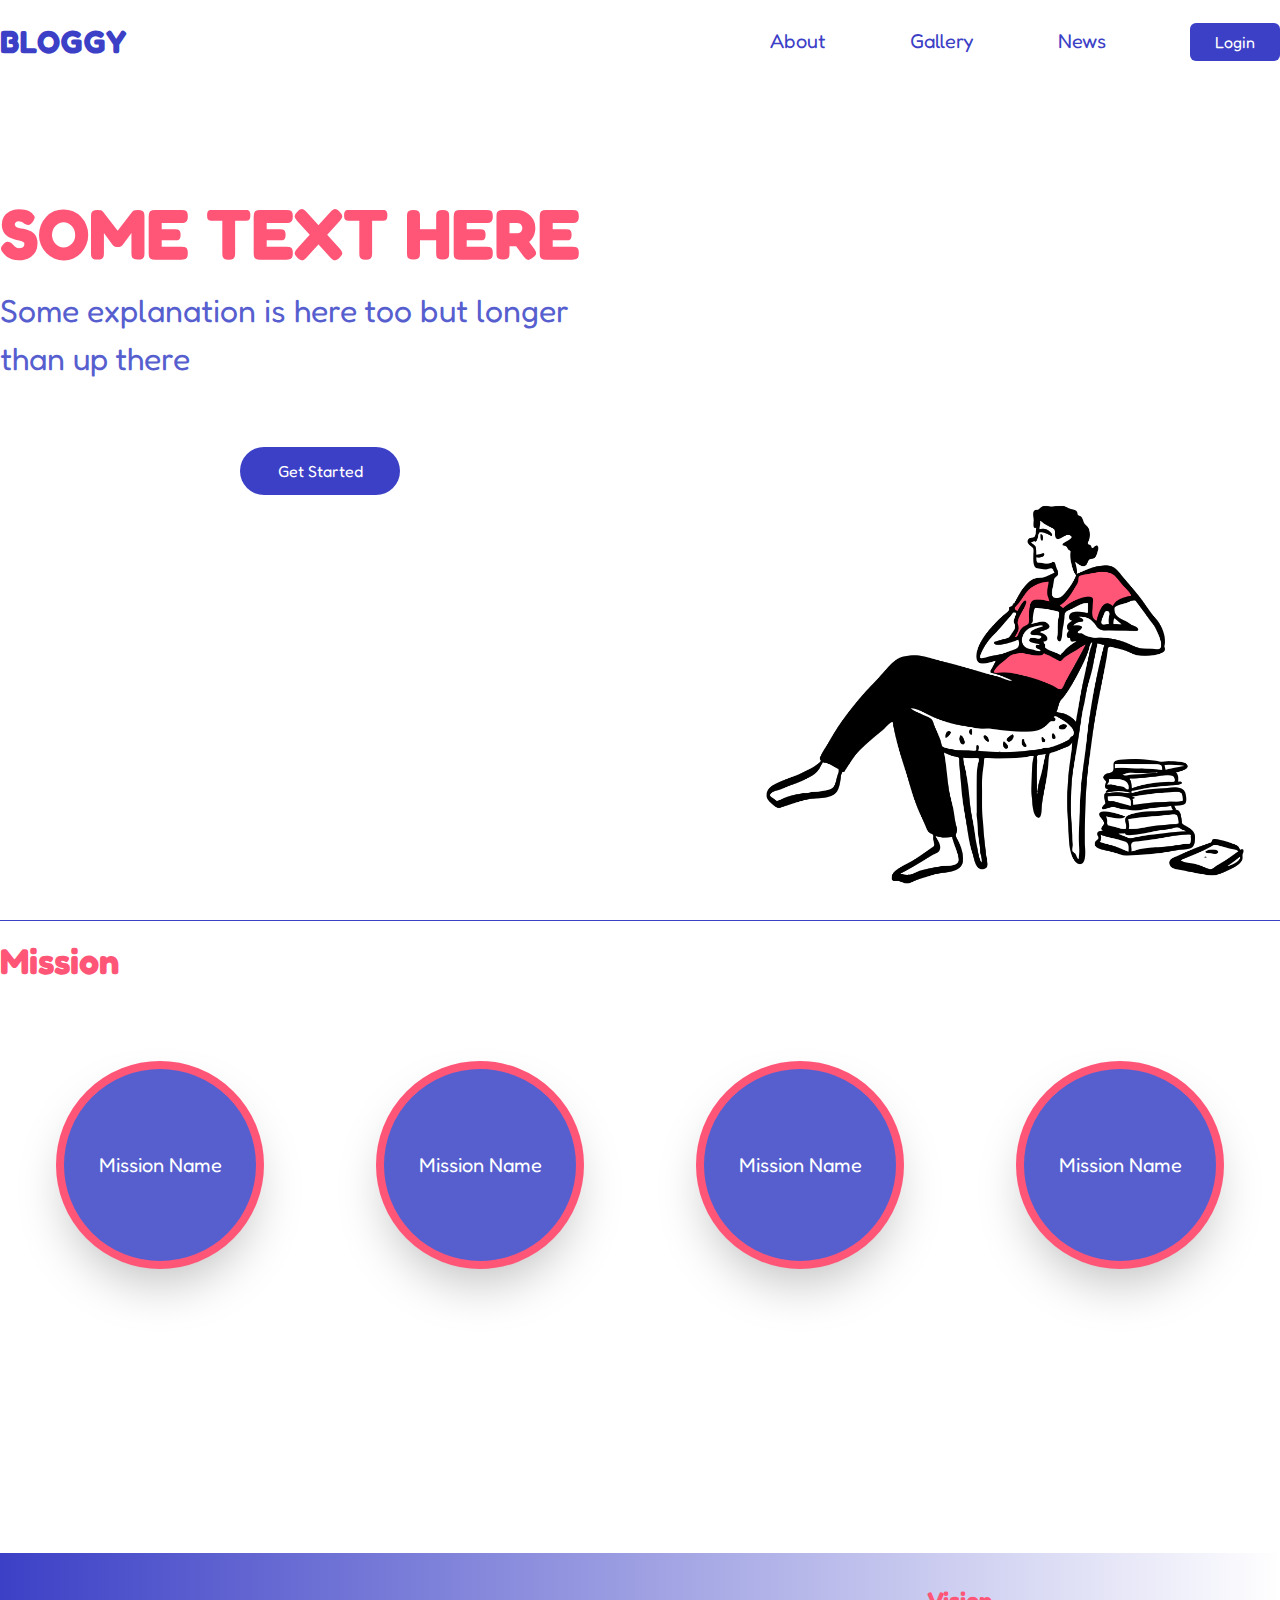
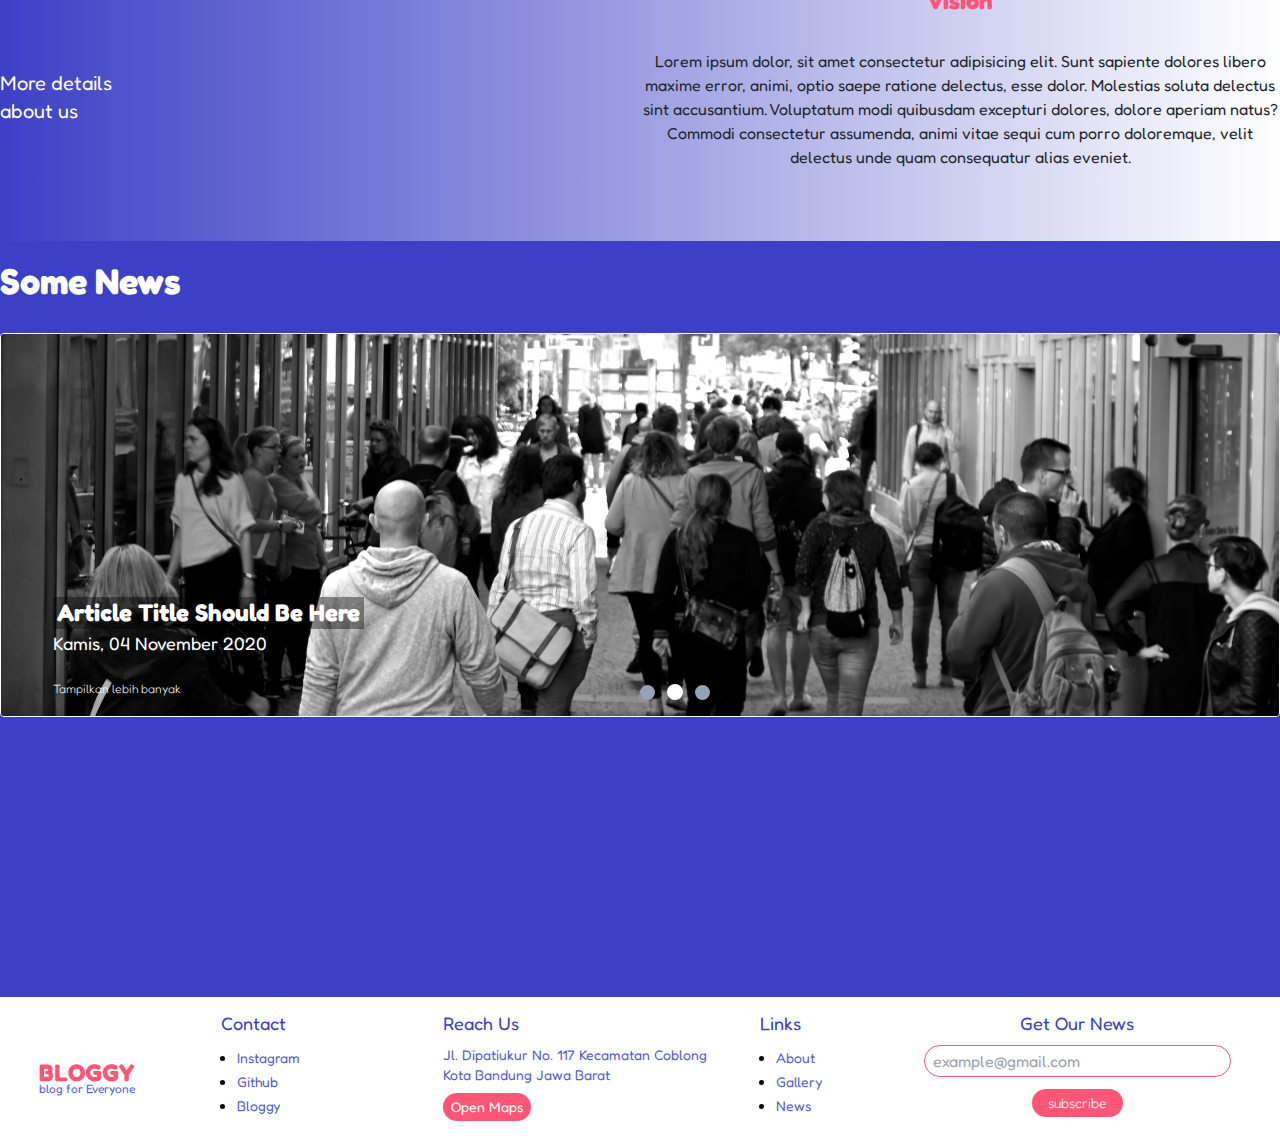
<file: public/index.html>
<!DOCTYPE html>
<html lang="en">
  <head>
    <meta charset="UTF-8" />
    <meta http-equiv="X-UA-Compatible" content="IE=edge" />
    <meta name="viewport" content="width=device-width, initial-scale=1.0" />
    <link rel="stylesheet" href="css/style.css" />
    <link rel="stylesheet" href="css/custom.css" />
    <!-- Fonts -->
    <link rel="preconnect" href="https://fonts.googleapis.com" />
    <link rel="preconnect" href="https://fonts.gstatic.com" crossorigin />
    <link
      href="https://fonts.googleapis.com/css2?family=Fredoka&display=swap"
      rel="stylesheet"
    />
    <!-- Material Icons -->
    <link
      href="https://fonts.googleapis.com/icon?family=Material+Icons"
      rel="stylesheet"
    />

    <title>Home | Bloggy</title>
  </head>
  <body>
    <main class="w-full min-h-screen">
      <nav
        class="container flex justify-between py-[18px] mx-auto items-center text-myblue-1"
      >
        <h1 id="brand-name" class="font-bold text-[32px] hover:text-myblue-2">
          <a href="post.html">BLOGGY</a>
        </h1>
        <div id="menu-group">
          <a href="#" class="navitgationButton">About</a>
          <a href="#" class="navitgationButton">Gallery</a>
          <a href="#" class="navitgationButton">News</a>
          <a
            href="login.html"
            class="inline-block btn-primary btn-transition rounded-md py-[7px] px-[25px] text-[16px]"
            >Login</a
          >
        </div>
      </nav>
      <section
        id="hero-section"
        class="mycontainer w-full grid grid-cols-2 h-full"
      >
        <div id="hero-left" class="flex flex-col my-24">
          <h1 class="font-bold text-myred text-[71px]">SOME TEXT HERE</h1>
          <p class="text-[32px] text-myblue-2">
            Some explanation is here too but longer than up there
          </p>
          <a href="dashboard.html"
            id="getstarted"
            class="w-40 h-12 flex justify-center items-center btn-primary btn-transition rounded-full text-[16px] mx-auto mt-16 "
          >
            Get Started
          </a>
        </div>
        <div id="hero-right relative">
          <img
            src="img/reading.png"
            alt=""
            srcset=""
            class="absolute bottom-0 right-0 w-[550px]"
          />
        </div>
      </section>
    </main>
    <div class="mycontainer my-5 h-[1px] bg-myblue-1"></div>
    <section id="mission-section" class="min-h-screen relative">
      <main class="mycontainer">
        <h3 class="font-bold text-myred text-4xl">Mission</h3>
        <div
          id="mission-list-group"
          class="w-full grid grid-cols-4 mt-20 mx-auto place-items-center"
        >
          <div
            class="mission-item"
          >
            Mission Name
          </div>
          <div
            class="mission-item"
          >
            Mission Name
          </div>
          <div
            class="mission-item"
          >
            Mission Name
          </div>
          <div
            class="mission-item"
          >
            Mission Name
          </div>
        </div>
      </main>
      <main class="bg-gradient-to-r from-myblue-1 to-transparent mt-14 absolute bottom-0 left-0 right-0">
        <div class="grid grid-cols-2 h-72 mycontainer">
          <div id="mission-bottom-left" class="self-center">
            <a
              href="#"
              class="text-xl flex items-center w-2/5 text-white relative hover:text-slate-400"
              >More details about us
              <span class="material-icons ml-2">east</span></a
            >
          </div>
          <div id="mission-bottom-left" class="text-center">
            <h4 class="text-2xl my-8 text-myred font-extrabold">Vision</h4>
            <p class="text-mygray-1">
              Lorem ipsum dolor, sit amet consectetur adipisicing elit. Sunt
              sapiente dolores libero maxime error, animi, optio saepe ratione
              delectus, esse dolor. Molestias soluta delectus sint accusantium.
              Voluptatum modi quibusdam excepturi dolores, dolore aperiam natus?
              Commodi consectetur assumenda, animi vitae sequi cum porro
              doloremque, velit delectus unde quam consequatur alias eveniet.
          </div>
        </div>
      </main>
    </section>
    <section id="news-section" class="bg-myblue-1 min-h-screen relative">
      <main class="mycontainer pt-5">
        <h3 class="font-extrabold text-white text-4xl block">Some News</h3>
        <div
          id="jumbotron-container"
          class="my-8 mycontainer h-96 border border-white rounded overflow-clip relative"
        >
          <img src="img/image-hero.jpg" alt="" srcset="" class="object-cover" />
          <div
            id="image-title"
            class="h-1/4 absolute left-10 bottom-8 text-white px-3 py-2"
          >
            <h1 class="text-2xl font-extrabold bg-black/40 px-1">
              Article Title Should Be Here
            </h1>
            <h4 class="text-lg">Kamis, 04 November 2020</h4>
            <a href="#" class="mt-6 flex items-center font-extralight text-xs"
              >Tampilkan lebih banyak
              <span class="material-icons md-16 ml-2">east</span></a
            >
          </div>
          <div
            id="indicator"
            class="absolute bottom-4 left-1/2 right-1/2 grid grid-flow-col gap-x-3 place-items-center"
          >
            <a
              href="#"
              class="w-[15px] h-[15px] transition-colors duration-500 bg-slate-400 hover:bg-slate-200 rounded-full"
            ></a>
            <a
              href="#"
              class="w-4 h-4 transition-colors duration-500 bg-white rounded-full"
            ></a>
            <a
              href="#"
              class="w-[15px] h-[15px] transition-colors duration-500 bg-slate-400 hover:bg-slate-200 rounded-full"
            ></a>
          </div>
        </div>
      </main>
      <main class="bg-white w-full h-36 absolute bottom-0 pt-3">
        <footer
          id="footer"
          class="mycontainer grid grid-cols-6 h-32 gap-x-12"
        >
          <div
            class="footer-item flex flex-col justify-center items-center"
          >
            <h1 class="font-[1000] text-myred text-2xl block">BLOGGY</h1>
            <h5 class="block text-xs text-myblue-2 -m-2">blog for Everyone</h5>
          </div>
          <div class="footer-item">
            <h1 class="text-lg text-myblue-1">Contact</h1>
            <ul class="list-disc ml-4  mt-2">
              <li><a href="" class="footerLink">Instagram</a></li>
              <li><a href="" class="footerLink">Github</a></li>
              <li><a href="" class="footerLink">Bloggy</a></li>
            </ul>
          </div>
          <div class="footer-item w-72">
            <h1 class="text-lg text-myblue-1">Reach Us</h1>
            <p class="text-myblue-2 text-sm mt-2">
              Jl. Dipatiukur No. 117 Kecamatan Coblong
              <br class="text-myblue-2 text-sm" />Kota Bandung Jawa Barat
            </p>
            <button
              class="px-2 py-1  mt-2 btn-secondary"
            >
              Open Maps
            </button>
          </div>
          <div class="footer-item ml-24">
            <h1 class="text-lg text-myblue-1">Links</h1>
            <ul class="list-disc ml-4  mt-2">
              <li><a href="" class="footerLink">About</a></li>
              <li><a href="" class="footerLink">Gallery</a></li>
              <li><a href="" class="footerLink">News</a></li>
            </ul>
          </div>
          <div class="footer-item text-center w-96">
            <form action="#" method="post">
            <h1 class="text-lg text-myblue-1">Get Our News</h1>
              <input type="email" name="email" id="email" class="w-4/5 mx-auto border border-myred rounded-3xl mt-2 outline-none h-8 px-2 py-1 text-myblue-2" placeholder="example@gmail.com">
              <input type="submit" value="subscribe" class="btn-secondary block mx-auto px-4 py-1 mt-3 font-light ">
          </div>
        </form>
        </footer>
      </main>
    </section>
  </body>
</html>
</file>
<file: public/css/custom.css>
#wrapper {
  position: relative;
  width: 200px;
  height: 200px;
}

.content {
  color: #ffffff;
  font-size: 26px;
  font-weight: bold;
  text-shadow: -1px -1px 1px #000, 1px 1px 1px #000;
  position: relative;
  z-index: 100;
}

.background {
  color: #999999;
  position: absolute;
  top: 0;
  left: 0;
  z-index: -100;
}
.material-icons.md-16 {
  font-size: 16px;
}
.material-icons.md-18 {
  font-size: 18px;
}
.material-icons.md-24 {
  font-size: 24px;
}
.material-icons.md-28 {
  font-size: 28px;
}
.material-icons.md-30 {
  font-size: 30px;
}
.material-icons.md-32 {
  font-size: 32px;
}
.material-icons.md-36 {
  font-size: 36px;
}
.material-icons.md-40 {
  font-size: 40px;
}
.material-icons.md-42 {
  font-size: 42px;
}
.material-icons.md-46 {
  font-size: 46px;
}
.material-icons.md-48 {
  font-size: 48px;
}
</file>
<file: public/css/style.css>
/*
! tailwindcss v3.0.23 | MIT License | https://tailwindcss.com
*/

/*
1. Prevent padding and border from affecting element width. (https://github.com/mozdevs/cssremedy/issues/4)
2. Allow adding a border to an element by just adding a border-width. (https://github.com/tailwindcss/tailwindcss/pull/116)
*/

*,
::before,
::after {
  box-sizing: border-box;
  /* 1 */
  border-width: 0;
  /* 2 */
  border-style: solid;
  /* 2 */
  border-color: #e5e7eb;
  /* 2 */
}

::before,
::after {
  --tw-content: '';
}

/*
1. Use a consistent sensible line-height in all browsers.
2. Prevent adjustments of font size after orientation changes in iOS.
3. Use a more readable tab size.
4. Use the user's configured `sans` font-family by default.
*/

html {
  line-height: 1.5;
  /* 1 */
  -webkit-text-size-adjust: 100%;
  /* 2 */
  -moz-tab-size: 4;
  /* 3 */
  -o-tab-size: 4;
     tab-size: 4;
  /* 3 */
  font-family: ui-sans-serif, system-ui, -apple-system, BlinkMacSystemFont, "Segoe UI", Roboto, "Helvetica Neue", Arial, "Noto Sans", sans-serif, "Apple Color Emoji", "Segoe UI Emoji", "Segoe UI Symbol", "Noto Color Emoji";
  /* 4 */
}

/*
1. Remove the margin in all browsers.
2. Inherit line-height from `html` so users can set them as a class directly on the `html` element.
*/

body {
  margin: 0;
  /* 1 */
  line-height: inherit;
  /* 2 */
}

/*
1. Add the correct height in Firefox.
2. Correct the inheritance of border color in Firefox. (https://bugzilla.mozilla.org/show_bug.cgi?id=190655)
3. Ensure horizontal rules are visible by default.
*/

hr {
  height: 0;
  /* 1 */
  color: inherit;
  /* 2 */
  border-top-width: 1px;
  /* 3 */
}

/*
Add the correct text decoration in Chrome, Edge, and Safari.
*/

abbr:where([title]) {
  -webkit-text-decoration: underline dotted;
          text-decoration: underline dotted;
}

/*
Remove the default font size and weight for headings.
*/

h1,
h2,
h3,
h4,
h5,
h6 {
  font-size: inherit;
  font-weight: inherit;
}

/*
Reset links to optimize for opt-in styling instead of opt-out.
*/

a {
  color: inherit;
  text-decoration: inherit;
}

/*
Add the correct font weight in Edge and Safari.
*/

b,
strong {
  font-weight: bolder;
}

/*
1. Use the user's configured `mono` font family by default.
2. Correct the odd `em` font sizing in all browsers.
*/

code,
kbd,
samp,
pre {
  font-family: ui-monospace, SFMono-Regular, Menlo, Monaco, Consolas, "Liberation Mono", "Courier New", monospace;
  /* 1 */
  font-size: 1em;
  /* 2 */
}

/*
Add the correct font size in all browsers.
*/

small {
  font-size: 80%;
}

/*
Prevent `sub` and `sup` elements from affecting the line height in all browsers.
*/

sub,
sup {
  font-size: 75%;
  line-height: 0;
  position: relative;
  vertical-align: baseline;
}

sub {
  bottom: -0.25em;
}

sup {
  top: -0.5em;
}

/*
1. Remove text indentation from table contents in Chrome and Safari. (https://bugs.chromium.org/p/chromium/issues/detail?id=999088, https://bugs.webkit.org/show_bug.cgi?id=201297)
2. Correct table border color inheritance in all Chrome and Safari. (https://bugs.chromium.org/p/chromium/issues/detail?id=935729, https://bugs.webkit.org/show_bug.cgi?id=195016)
3. Remove gaps between table borders by default.
*/

table {
  text-indent: 0;
  /* 1 */
  border-color: inherit;
  /* 2 */
  border-collapse: collapse;
  /* 3 */
}

/*
1. Change the font styles in all browsers.
2. Remove the margin in Firefox and Safari.
3. Remove default padding in all browsers.
*/

button,
input,
optgroup,
select,
textarea {
  font-family: inherit;
  /* 1 */
  font-size: 100%;
  /* 1 */
  line-height: inherit;
  /* 1 */
  color: inherit;
  /* 1 */
  margin: 0;
  /* 2 */
  padding: 0;
  /* 3 */
}

/*
Remove the inheritance of text transform in Edge and Firefox.
*/

button,
select {
  text-transform: none;
}

/*
1. Correct the inability to style clickable types in iOS and Safari.
2. Remove default button styles.
*/

button,
[type='button'],
[type='reset'],
[type='submit'] {
  -webkit-appearance: button;
  /* 1 */
  background-color: transparent;
  /* 2 */
  background-image: none;
  /* 2 */
}

/*
Use the modern Firefox focus style for all focusable elements.
*/

:-moz-focusring {
  outline: auto;
}

/*
Remove the additional `:invalid` styles in Firefox. (https://github.com/mozilla/gecko-dev/blob/2f9eacd9d3d995c937b4251a5557d95d494c9be1/layout/style/res/forms.css#L728-L737)
*/

:-moz-ui-invalid {
  box-shadow: none;
}

/*
Add the correct vertical alignment in Chrome and Firefox.
*/

progress {
  vertical-align: baseline;
}

/*
Correct the cursor style of increment and decrement buttons in Safari.
*/

::-webkit-inner-spin-button,
::-webkit-outer-spin-button {
  height: auto;
}

/*
1. Correct the odd appearance in Chrome and Safari.
2. Correct the outline style in Safari.
*/

[type='search'] {
  -webkit-appearance: textfield;
  /* 1 */
  outline-offset: -2px;
  /* 2 */
}

/*
Remove the inner padding in Chrome and Safari on macOS.
*/

::-webkit-search-decoration {
  -webkit-appearance: none;
}

/*
1. Correct the inability to style clickable types in iOS and Safari.
2. Change font properties to `inherit` in Safari.
*/

::-webkit-file-upload-button {
  -webkit-appearance: button;
  /* 1 */
  font: inherit;
  /* 2 */
}

/*
Add the correct display in Chrome and Safari.
*/

summary {
  display: list-item;
}

/*
Removes the default spacing and border for appropriate elements.
*/

blockquote,
dl,
dd,
h1,
h2,
h3,
h4,
h5,
h6,
hr,
figure,
p,
pre {
  margin: 0;
}

fieldset {
  margin: 0;
  padding: 0;
}

legend {
  padding: 0;
}

ol,
ul,
menu {
  list-style: none;
  margin: 0;
  padding: 0;
}

/*
Prevent resizing textareas horizontally by default.
*/

textarea {
  resize: vertical;
}

/*
1. Reset the default placeholder opacity in Firefox. (https://github.com/tailwindlabs/tailwindcss/issues/3300)
2. Set the default placeholder color to the user's configured gray 400 color.
*/

input::-moz-placeholder, textarea::-moz-placeholder {
  opacity: 1;
  /* 1 */
  color: #9ca3af;
  /* 2 */
}

input:-ms-input-placeholder, textarea:-ms-input-placeholder {
  opacity: 1;
  /* 1 */
  color: #9ca3af;
  /* 2 */
}

input::placeholder,
textarea::placeholder {
  opacity: 1;
  /* 1 */
  color: #9ca3af;
  /* 2 */
}

/*
Set the default cursor for buttons.
*/

button,
[role="button"] {
  cursor: pointer;
}

/*
Make sure disabled buttons don't get the pointer cursor.
*/

:disabled {
  cursor: default;
}

/*
1. Make replaced elements `display: block` by default. (https://github.com/mozdevs/cssremedy/issues/14)
2. Add `vertical-align: middle` to align replaced elements more sensibly by default. (https://github.com/jensimmons/cssremedy/issues/14#issuecomment-634934210)
   This can trigger a poorly considered lint error in some tools but is included by design.
*/

img,
svg,
video,
canvas,
audio,
iframe,
embed,
object {
  display: block;
  /* 1 */
  vertical-align: middle;
  /* 2 */
}

/*
Constrain images and videos to the parent width and preserve their intrinsic aspect ratio. (https://github.com/mozdevs/cssremedy/issues/14)
*/

img,
video {
  max-width: 100%;
  height: auto;
}

/*
Ensure the default browser behavior of the `hidden` attribute.
*/

[hidden] {
  display: none;
}

html {
  font-family: "Fredoka", system-ui, sans-serif;
  scroll-behavior: smooth;
}

.mycontainer {
  width: 100%;
}

@media (min-width: 640px) {
  .mycontainer {
    max-width: 640px;
  }
}

@media (min-width: 768px) {
  .mycontainer {
    max-width: 768px;
  }
}

@media (min-width: 1024px) {
  .mycontainer {
    max-width: 1024px;
  }
}

@media (min-width: 1280px) {
  .mycontainer {
    max-width: 1280px;
  }
}

@media (min-width: 1536px) {
  .mycontainer {
    max-width: 1536px;
  }
}

.mycontainer {
  margin-left: auto;
  margin-right: auto;
}

.navitgationButton {
  position: relative;
  margin-right: 80px;
  display: inline-block;
  font-size: 20px;
}

.navitgationButton:hover {
  --tw-text-opacity: 1;
  color: rgb(87 95 207 / var(--tw-text-opacity));
}

.navitgationButton:hover::after {
  content: var(--tw-content);
  position: absolute;
  bottom: 0px;
  left: 0px;
  height: 1px;
  width: 100%;
  --tw-bg-opacity: 1;
  background-color: rgb(87 95 207 / var(--tw-bg-opacity));
}

.btn-transition {
  transition-property: color, background-color, border-color, fill, stroke, -webkit-text-decoration-color;
  transition-property: color, background-color, border-color, text-decoration-color, fill, stroke;
  transition-property: color, background-color, border-color, text-decoration-color, fill, stroke, -webkit-text-decoration-color;
  transition-timing-function: cubic-bezier(0.4, 0, 0.2, 1);
  transition-duration: 500ms;
}

.btn-primary {
  --tw-bg-opacity: 1;
  background-color: rgb(60 64 198 / var(--tw-bg-opacity));
  --tw-text-opacity: 1;
  color: rgb(255 255 255 / var(--tw-text-opacity));
}

.btn-primary:hover {
  --tw-bg-opacity: 1;
  background-color: rgb(87 95 207 / var(--tw-bg-opacity));
}

.btn-secondary {
  border-radius: 9999px;
  --tw-bg-opacity: 1;
  background-color: rgb(255 86 120 / var(--tw-bg-opacity));
  font-size: 0.875rem;
  line-height: 1.25rem;
  --tw-text-opacity: 1;
  color: rgb(255 255 255 / var(--tw-text-opacity));
}

.btn-secondary:hover {
  --tw-bg-opacity: 0.8;
}

.mission-item {
  display: flex;
  height: 13rem;
  width: 13rem;
  align-items: center;
  justify-content: center;
  border-radius: 9999px;
  border-width: 8px;
  --tw-border-opacity: 1;
  border-color: rgb(255 86 120 / var(--tw-border-opacity));
  --tw-bg-opacity: 1;
  background-color: rgb(87 95 207 / var(--tw-bg-opacity));
  font-size: 1.25rem;
  line-height: 1.75rem;
  --tw-text-opacity: 1;
  color: rgb(255 255 255 / var(--tw-text-opacity));
  --tw-shadow: 0 25px 50px -12px rgb(0 0 0 / 0.25);
  --tw-shadow-colored: 0 25px 50px -12px var(--tw-shadow-color);
  box-shadow: var(--tw-ring-offset-shadow, 0 0 #0000), var(--tw-ring-shadow, 0 0 #0000), var(--tw-shadow);
}

.footerLink {
  font-size: 0.875rem;
  line-height: 1.25rem;
  --tw-text-opacity: 1;
  color: rgb(87 95 207 / var(--tw-text-opacity));
}

.footerLink:hover {
  --tw-text-opacity: 0.8;
}

.aktif {
  background-color: rgb(87 95 207 / 0.4);
}

*, ::before, ::after {
  --tw-translate-x: 0;
  --tw-translate-y: 0;
  --tw-rotate: 0;
  --tw-skew-x: 0;
  --tw-skew-y: 0;
  --tw-scale-x: 1;
  --tw-scale-y: 1;
  --tw-pan-x:  ;
  --tw-pan-y:  ;
  --tw-pinch-zoom:  ;
  --tw-scroll-snap-strictness: proximity;
  --tw-ordinal:  ;
  --tw-slashed-zero:  ;
  --tw-numeric-figure:  ;
  --tw-numeric-spacing:  ;
  --tw-numeric-fraction:  ;
  --tw-ring-inset:  ;
  --tw-ring-offset-width: 0px;
  --tw-ring-offset-color: #fff;
  --tw-ring-color: rgb(59 130 246 / 0.5);
  --tw-ring-offset-shadow: 0 0 #0000;
  --tw-ring-shadow: 0 0 #0000;
  --tw-shadow: 0 0 #0000;
  --tw-shadow-colored: 0 0 #0000;
  --tw-blur:  ;
  --tw-brightness:  ;
  --tw-contrast:  ;
  --tw-grayscale:  ;
  --tw-hue-rotate:  ;
  --tw-invert:  ;
  --tw-saturate:  ;
  --tw-sepia:  ;
  --tw-drop-shadow:  ;
  --tw-backdrop-blur:  ;
  --tw-backdrop-brightness:  ;
  --tw-backdrop-contrast:  ;
  --tw-backdrop-grayscale:  ;
  --tw-backdrop-hue-rotate:  ;
  --tw-backdrop-invert:  ;
  --tw-backdrop-opacity:  ;
  --tw-backdrop-saturate:  ;
  --tw-backdrop-sepia:  ;
}

.container {
  width: 100%;
}

@media (min-width: 640px) {
  .container {
    max-width: 640px;
  }
}

@media (min-width: 768px) {
  .container {
    max-width: 768px;
  }
}

@media (min-width: 1024px) {
  .container {
    max-width: 1024px;
  }
}

@media (min-width: 1280px) {
  .container {
    max-width: 1280px;
  }
}

@media (min-width: 1536px) {
  .container {
    max-width: 1536px;
  }
}

.fixed {
  position: fixed;
}

.absolute {
  position: absolute;
}

.relative {
  position: relative;
}

.sticky {
  position: -webkit-sticky;
  position: sticky;
}

.bottom-1 {
  bottom: 0.25rem;
}

.right-0 {
  right: 0px;
}

.left-0 {
  left: 0px;
}

.right-3 {
  right: 0.75rem;
}

.bottom-0 {
  bottom: 0px;
}

.left-10 {
  left: 2.5rem;
}

.bottom-8 {
  bottom: 2rem;
}

.bottom-4 {
  bottom: 1rem;
}

.left-1\/2 {
  left: 50%;
}

.right-1\/2 {
  right: 50%;
}

.right-4 {
  right: 1rem;
}

.right-7 {
  right: 1.75rem;
}

.right-8 {
  right: 2rem;
}

.-m-2 {
  margin: -0.5rem;
}

.mx-auto {
  margin-left: auto;
  margin-right: auto;
}

.my-28 {
  margin-top: 7rem;
  margin-bottom: 7rem;
}

.my-2 {
  margin-top: 0.5rem;
  margin-bottom: 0.5rem;
}

.my-4 {
  margin-top: 1rem;
  margin-bottom: 1rem;
}

.my-24 {
  margin-top: 6rem;
  margin-bottom: 6rem;
}

.my-5 {
  margin-top: 1.25rem;
  margin-bottom: 1.25rem;
}

.my-8 {
  margin-top: 2rem;
  margin-bottom: 2rem;
}

.ml-24 {
  margin-left: 6rem;
}

.mt-10 {
  margin-top: 2.5rem;
}

.mr-3 {
  margin-right: 0.75rem;
}

.ml-3 {
  margin-left: 0.75rem;
}

.mt-5 {
  margin-top: 1.25rem;
}

.mr-2 {
  margin-right: 0.5rem;
}

.mt-1 {
  margin-top: 0.25rem;
}

.mt-2 {
  margin-top: 0.5rem;
}

.mt-16 {
  margin-top: 4rem;
}

.mt-20 {
  margin-top: 5rem;
}

.mt-14 {
  margin-top: 3.5rem;
}

.ml-2 {
  margin-left: 0.5rem;
}

.mt-6 {
  margin-top: 1.5rem;
}

.ml-4 {
  margin-left: 1rem;
}

.mt-3 {
  margin-top: 0.75rem;
}

.mb-3 {
  margin-bottom: 0.75rem;
}

.mb-5 {
  margin-bottom: 1.25rem;
}

.mt-4 {
  margin-top: 1rem;
}

.box-border {
  box-sizing: border-box;
}

.block {
  display: block;
}

.inline-block {
  display: inline-block;
}

.flex {
  display: flex;
}

.grid {
  display: grid;
}

.hidden {
  display: none;
}

.h-12 {
  height: 3rem;
}

.h-full {
  height: 100%;
}

.h-32 {
  height: 8rem;
}

.h-16 {
  height: 4rem;
}

.h-\[1px\] {
  height: 1px;
}

.h-72 {
  height: 18rem;
}

.h-96 {
  height: 24rem;
}

.h-1\/4 {
  height: 25%;
}

.h-\[15px\] {
  height: 15px;
}

.h-4 {
  height: 1rem;
}

.h-36 {
  height: 9rem;
}

.h-8 {
  height: 2rem;
}

.h-\[36rem\] {
  height: 36rem;
}

.h-10 {
  height: 2.5rem;
}

.h-80 {
  height: 20rem;
}

.h-1\/2 {
  height: 50%;
}

.h-fit {
  height: -webkit-fit-content;
  height: -moz-fit-content;
  height: fit-content;
}

.h-1\/3 {
  height: 33.333333%;
}

.h-1\/5 {
  height: 20%;
}

.h-\[500px\] {
  height: 500px;
}

.max-h-screen {
  max-height: 100vh;
}

.max-h-96 {
  max-height: 24rem;
}

.min-h-screen {
  min-height: 100vh;
}

.min-h-fit {
  min-height: -webkit-fit-content;
  min-height: -moz-fit-content;
  min-height: fit-content;
}

.w-24 {
  width: 6rem;
}

.w-12 {
  width: 3rem;
}

.w-full {
  width: 100%;
}

.w-3\/4 {
  width: 75%;
}

.w-1\/4 {
  width: 25%;
}

.w-1\/2 {
  width: 50%;
}

.w-96 {
  width: 24rem;
}

.w-40 {
  width: 10rem;
}

.w-\[550px\] {
  width: 550px;
}

.w-2\/5 {
  width: 40%;
}

.w-\[15px\] {
  width: 15px;
}

.w-4 {
  width: 1rem;
}

.w-72 {
  width: 18rem;
}

.w-4\/5 {
  width: 80%;
}

.w-1\/5 {
  width: 20%;
}

.w-1\/3 {
  width: 33.333333%;
}

.w-28 {
  width: 7rem;
}

.w-32 {
  width: 8rem;
}

.w-52 {
  width: 13rem;
}

.w-64 {
  width: 16rem;
}

.w-60 {
  width: 15rem;
}

.flex-grow {
  flex-grow: 1;
}

.cursor-pointer {
  cursor: pointer;
}

.list-disc {
  list-style-type: disc;
}

.grid-flow-col {
  grid-auto-flow: column;
}

.grid-cols-2 {
  grid-template-columns: repeat(2, minmax(0, 1fr));
}

.grid-cols-4 {
  grid-template-columns: repeat(4, minmax(0, 1fr));
}

.grid-cols-6 {
  grid-template-columns: repeat(6, minmax(0, 1fr));
}

.flex-col {
  flex-direction: column;
}

.place-items-center {
  place-items: center;
}

.items-center {
  align-items: center;
}

.justify-center {
  justify-content: center;
}

.justify-between {
  justify-content: space-between;
}

.gap-x-3 {
  -moz-column-gap: 0.75rem;
       column-gap: 0.75rem;
}

.gap-x-12 {
  -moz-column-gap: 3rem;
       column-gap: 3rem;
}

.space-y-6 > :not([hidden]) ~ :not([hidden]) {
  --tw-space-y-reverse: 0;
  margin-top: calc(1.5rem * calc(1 - var(--tw-space-y-reverse)));
  margin-bottom: calc(1.5rem * var(--tw-space-y-reverse));
}

.space-x-1 > :not([hidden]) ~ :not([hidden]) {
  --tw-space-x-reverse: 0;
  margin-right: calc(0.25rem * var(--tw-space-x-reverse));
  margin-left: calc(0.25rem * calc(1 - var(--tw-space-x-reverse)));
}

.space-x-5 > :not([hidden]) ~ :not([hidden]) {
  --tw-space-x-reverse: 0;
  margin-right: calc(1.25rem * var(--tw-space-x-reverse));
  margin-left: calc(1.25rem * calc(1 - var(--tw-space-x-reverse)));
}

.space-x-2 > :not([hidden]) ~ :not([hidden]) {
  --tw-space-x-reverse: 0;
  margin-right: calc(0.5rem * var(--tw-space-x-reverse));
  margin-left: calc(0.5rem * calc(1 - var(--tw-space-x-reverse)));
}

.self-center {
  align-self: center;
}

.overflow-hidden {
  overflow: hidden;
}

.overflow-clip {
  overflow: clip;
}

.overflow-scroll {
  overflow: scroll;
}

.overflow-x-auto {
  overflow-x: auto;
}

.overflow-x-scroll {
  overflow-x: scroll;
}

.overflow-y-scroll {
  overflow-y: scroll;
}

.rounded-full {
  border-radius: 9999px;
}

.rounded {
  border-radius: 0.25rem;
}

.rounded-md {
  border-radius: 0.375rem;
}

.rounded-3xl {
  border-radius: 1.5rem;
}

.rounded-lg {
  border-radius: 0.5rem;
}

.rounded-sm {
  border-radius: 0.125rem;
}

.border {
  border-width: 1px;
}

.border-r {
  border-right-width: 1px;
}

.border-b {
  border-bottom-width: 1px;
}

.border-t {
  border-top-width: 1px;
}

.border-myblue-1 {
  --tw-border-opacity: 1;
  border-color: rgb(60 64 198 / var(--tw-border-opacity));
}

.border-slate-300 {
  --tw-border-opacity: 1;
  border-color: rgb(203 213 225 / var(--tw-border-opacity));
}

.border-mygray-2 {
  --tw-border-opacity: 1;
  border-color: rgb(72 84 96 / var(--tw-border-opacity));
}

.border-myblue-2\/50 {
  border-color: rgb(87 95 207 / 0.5);
}

.border-myblue-2\/20 {
  border-color: rgb(87 95 207 / 0.2);
}

.border-white {
  --tw-border-opacity: 1;
  border-color: rgb(255 255 255 / var(--tw-border-opacity));
}

.border-myred {
  --tw-border-opacity: 1;
  border-color: rgb(255 86 120 / var(--tw-border-opacity));
}

.border-myblue-1\/75 {
  border-color: rgb(60 64 198 / 0.75);
}

.border-myblue-2 {
  --tw-border-opacity: 1;
  border-color: rgb(87 95 207 / var(--tw-border-opacity));
}

.border-mygray-1 {
  --tw-border-opacity: 1;
  border-color: rgb(30 39 46 / var(--tw-border-opacity));
}

.border-mygray-2\/50 {
  border-color: rgb(72 84 96 / 0.5);
}

.border-b-slate-300 {
  --tw-border-opacity: 1;
  border-bottom-color: rgb(203 213 225 / var(--tw-border-opacity));
}

.bg-myblue-1 {
  --tw-bg-opacity: 1;
  background-color: rgb(60 64 198 / var(--tw-bg-opacity));
}

.bg-white {
  --tw-bg-opacity: 1;
  background-color: rgb(255 255 255 / var(--tw-bg-opacity));
}

.bg-gray-400 {
  --tw-bg-opacity: 1;
  background-color: rgb(156 163 175 / var(--tw-bg-opacity));
}

.bg-black\/40 {
  background-color: rgb(0 0 0 / 0.4);
}

.bg-slate-400 {
  --tw-bg-opacity: 1;
  background-color: rgb(148 163 184 / var(--tw-bg-opacity));
}

.bg-mygray-2 {
  --tw-bg-opacity: 1;
  background-color: rgb(72 84 96 / var(--tw-bg-opacity));
}

.bg-myred {
  --tw-bg-opacity: 1;
  background-color: rgb(255 86 120 / var(--tw-bg-opacity));
}

.bg-gray-200 {
  --tw-bg-opacity: 1;
  background-color: rgb(229 231 235 / var(--tw-bg-opacity));
}

.bg-gradient-to-r {
  background-image: linear-gradient(to right, var(--tw-gradient-stops));
}

.from-myblue-1 {
  --tw-gradient-from: #3C40C6;
  --tw-gradient-stops: var(--tw-gradient-from), var(--tw-gradient-to, rgb(60 64 198 / 0));
}

.to-transparent {
  --tw-gradient-to: transparent;
}

.object-cover {
  -o-object-fit: cover;
     object-fit: cover;
}

.object-fill {
  -o-object-fit: fill;
     object-fit: fill;
}

.p-10 {
  padding: 2.5rem;
}

.p-1 {
  padding: 0.25rem;
}

.p-2 {
  padding: 0.5rem;
}

.py-10 {
  padding-top: 2.5rem;
  padding-bottom: 2.5rem;
}

.py-0\.5 {
  padding-top: 0.125rem;
  padding-bottom: 0.125rem;
}

.py-0 {
  padding-top: 0px;
  padding-bottom: 0px;
}

.py-4 {
  padding-top: 1rem;
  padding-bottom: 1rem;
}

.py-2 {
  padding-top: 0.5rem;
  padding-bottom: 0.5rem;
}

.px-1 {
  padding-left: 0.25rem;
  padding-right: 0.25rem;
}

.py-1 {
  padding-top: 0.25rem;
  padding-bottom: 0.25rem;
}

.py-3 {
  padding-top: 0.75rem;
  padding-bottom: 0.75rem;
}

.px-5 {
  padding-left: 1.25rem;
  padding-right: 1.25rem;
}

.py-\[18px\] {
  padding-top: 18px;
  padding-bottom: 18px;
}

.py-\[7px\] {
  padding-top: 7px;
  padding-bottom: 7px;
}

.px-\[25px\] {
  padding-left: 25px;
  padding-right: 25px;
}

.px-3 {
  padding-left: 0.75rem;
  padding-right: 0.75rem;
}

.px-2 {
  padding-left: 0.5rem;
  padding-right: 0.5rem;
}

.px-4 {
  padding-left: 1rem;
  padding-right: 1rem;
}

.px-10 {
  padding-left: 2.5rem;
  padding-right: 2.5rem;
}

.pt-5 {
  padding-top: 1.25rem;
}

.pt-3 {
  padding-top: 0.75rem;
}

.text-left {
  text-align: left;
}

.text-center {
  text-align: center;
}

.text-justify {
  text-align: justify;
}

.font-mono {
  font-family: ui-monospace, SFMono-Regular, Menlo, Monaco, Consolas, "Liberation Mono", "Courier New", monospace;
}

.font-serif {
  font-family: ui-serif, Georgia, Cambria, "Times New Roman", Times, serif;
}

.text-3xl {
  font-size: 1.875rem;
  line-height: 2.25rem;
}

.text-xl {
  font-size: 1.25rem;
  line-height: 1.75rem;
}

.text-xs {
  font-size: 0.75rem;
  line-height: 1rem;
}

.text-2xl {
  font-size: 1.5rem;
  line-height: 2rem;
}

.text-sm {
  font-size: 0.875rem;
  line-height: 1.25rem;
}

.text-base {
  font-size: 1rem;
  line-height: 1.5rem;
}

.text-lg {
  font-size: 1.125rem;
  line-height: 1.75rem;
}

.text-\[32px\] {
  font-size: 32px;
}

.text-\[16px\] {
  font-size: 16px;
}

.text-\[71px\] {
  font-size: 71px;
}

.text-4xl {
  font-size: 2.25rem;
  line-height: 2.5rem;
}

.text-6xl {
  font-size: 3.75rem;
  line-height: 1;
}

.font-extrabold {
  font-weight: 800;
}

.font-bold {
  font-weight: 700;
}

.font-light {
  font-weight: 300;
}

.font-extralight {
  font-weight: 200;
}

.font-\[1000\] {
  font-weight: 1000;
}

.leading-3 {
  line-height: .75rem;
}

.leading-8 {
  line-height: 2rem;
}

.leading-6 {
  line-height: 1.5rem;
}

.leading-7 {
  line-height: 1.75rem;
}

.tracking-wide {
  letter-spacing: 0.025em;
}

.text-white {
  --tw-text-opacity: 1;
  color: rgb(255 255 255 / var(--tw-text-opacity));
}

.text-myblue-1 {
  --tw-text-opacity: 1;
  color: rgb(60 64 198 / var(--tw-text-opacity));
}

.text-myblue-2 {
  --tw-text-opacity: 1;
  color: rgb(87 95 207 / var(--tw-text-opacity));
}

.text-myblue-2\/80 {
  color: rgb(87 95 207 / 0.8);
}

.text-mygray-1 {
  --tw-text-opacity: 1;
  color: rgb(30 39 46 / var(--tw-text-opacity));
}

.text-mygray-2 {
  --tw-text-opacity: 1;
  color: rgb(72 84 96 / var(--tw-text-opacity));
}

.text-myred {
  --tw-text-opacity: 1;
  color: rgb(255 86 120 / var(--tw-text-opacity));
}

.text-myblue-2\/20 {
  color: rgb(87 95 207 / 0.2);
}

.text-myblue-2\/50 {
  color: rgb(87 95 207 / 0.5);
}

.text-myblue-2\/75 {
  color: rgb(87 95 207 / 0.75);
}

.text-myblue-2\/90 {
  color: rgb(87 95 207 / 0.9);
}

.underline {
  -webkit-text-decoration-line: underline;
          text-decoration-line: underline;
}

.outline-none {
  outline: 2px solid transparent;
  outline-offset: 2px;
}

.drop-shadow-2xl {
  --tw-drop-shadow: drop-shadow(0 25px 25px rgb(0 0 0 / 0.15));
  filter: var(--tw-blur) var(--tw-brightness) var(--tw-contrast) var(--tw-grayscale) var(--tw-hue-rotate) var(--tw-invert) var(--tw-saturate) var(--tw-sepia) var(--tw-drop-shadow);
}

.drop-shadow-lg {
  --tw-drop-shadow: drop-shadow(0 10px 8px rgb(0 0 0 / 0.04)) drop-shadow(0 4px 3px rgb(0 0 0 / 0.1));
  filter: var(--tw-blur) var(--tw-brightness) var(--tw-contrast) var(--tw-grayscale) var(--tw-hue-rotate) var(--tw-invert) var(--tw-saturate) var(--tw-sepia) var(--tw-drop-shadow);
}

.transition-colors {
  transition-property: color, background-color, border-color, fill, stroke, -webkit-text-decoration-color;
  transition-property: color, background-color, border-color, text-decoration-color, fill, stroke;
  transition-property: color, background-color, border-color, text-decoration-color, fill, stroke, -webkit-text-decoration-color;
  transition-timing-function: cubic-bezier(0.4, 0, 0.2, 1);
  transition-duration: 150ms;
}

.duration-500 {
  transition-duration: 500ms;
}

.hover\:bg-slate-100:hover {
  --tw-bg-opacity: 1;
  background-color: rgb(241 245 249 / var(--tw-bg-opacity));
}

.hover\:bg-myred\/10:hover {
  background-color: rgb(255 86 120 / 0.1);
}

.hover\:bg-slate-200:hover {
  --tw-bg-opacity: 1;
  background-color: rgb(226 232 240 / var(--tw-bg-opacity));
}

.hover\:bg-myblue-2:hover {
  --tw-bg-opacity: 1;
  background-color: rgb(87 95 207 / var(--tw-bg-opacity));
}

.hover\:bg-opacity-80:hover {
  --tw-bg-opacity: 0.8;
}

.hover\:text-myblue-2\/60:hover {
  color: rgb(87 95 207 / 0.6);
}

.hover\:text-myblue-2:hover {
  --tw-text-opacity: 1;
  color: rgb(87 95 207 / var(--tw-text-opacity));
}

.hover\:text-slate-400:hover {
  --tw-text-opacity: 1;
  color: rgb(148 163 184 / var(--tw-text-opacity));
}
</file>
